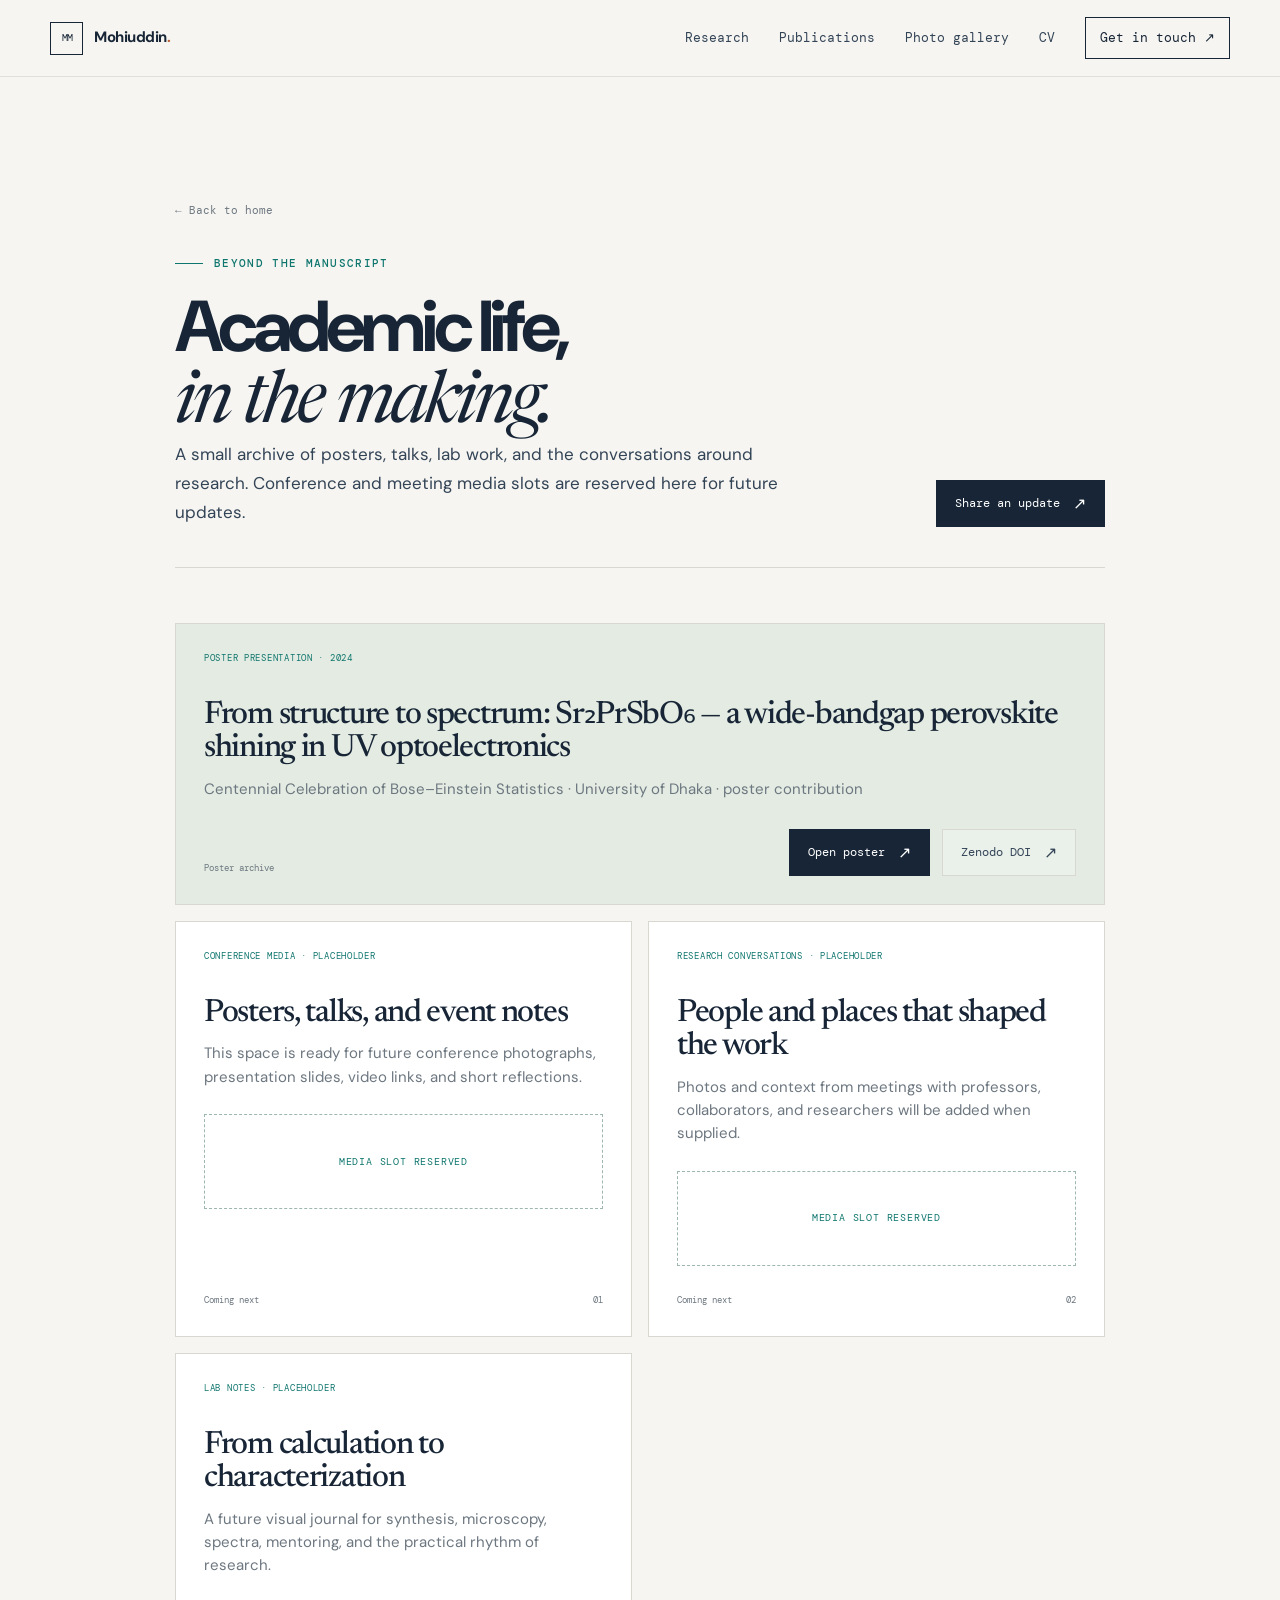
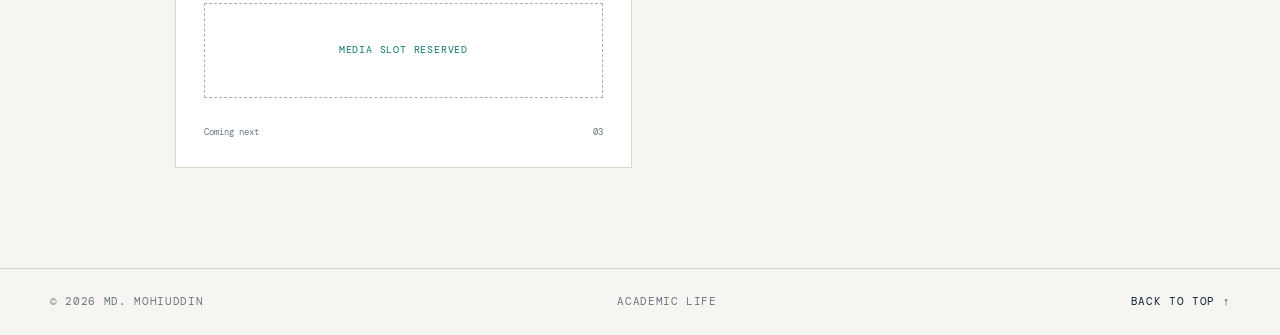
<file: academic-life/index.html>
<!doctype html>
<html lang="en">
<head><meta charset="utf-8"><meta name="viewport" content="width=device-width, initial-scale=1"><meta name="description" content="Academic life, poster presentations, talks, and future conference media for Md. Mohiuddin."><title>Academic Life | Md. Mohiuddin</title><link rel="stylesheet" href="../css/style.css"></head>
<body>
  <header class="site-header"><div class="container nav-wrap"><a class="brand" href="../"><span class="brand-mark">MM</span><span class="brand-name">Mohiuddin<span class="brand-dot">.</span></span></a><button class="menu-toggle" type="button" aria-expanded="false" aria-controls="site-nav"><span></span><span></span><span></span><b class="sr-only">Open navigation</b></button><nav id="site-nav" class="site-nav" aria-label="Primary navigation"><a href="../#research">Research</a><a href="../#publications">Publications</a><a href="../gallery/">Photo gallery</a><a href="../cv/">CV</a><a class="nav-contact" href="../#contact">Get in touch <span>↗</span></a></nav></div></header>
  <main class="subpage-container">
    <a class="back-link" href="../">← Back to home</a>
    <header class="subpage-header life-header"><div><p class="eyebrow"><span class="eyebrow-line"></span>Beyond the manuscript</p><div class="deepdive-content"><h1>Academic life,<br><em>in the making.</em></h1></div><p class="section-lead">A small archive of posters, talks, lab work, and the conversations around research. Conference and meeting media slots are reserved here for future updates.</p></div><a class="button button-dark" href="../#contact">Share an update <span>↗</span></a></header>
    <section class="life-archive">
      <article class="archive-card featured"><p class="archive-label">Poster presentation · 2024</p><h2>From structure to spectrum: Sr₂PrSbO₆ — a wide-bandgap perovskite shining in UV optoelectronics</h2><p>Centennial Celebration of Bose–Einstein Statistics · University of Dhaka · poster contribution</p><div class="archive-bottom"><span>Poster archive</span><div class="button-row" style="margin:0"><a class="button button-dark" href="../assets/papers/poster-sr2prsb06.pdf" target="_blank">Open poster <span>↗</span></a><a class="button button-quiet" href="https://doi.org/10.5281/zenodo.17409885" target="_blank" rel="noreferrer">Zenodo DOI <span>↗</span></a></div></div></article>
      <article class="archive-card"><p class="archive-label">Conference media · placeholder</p><h2>Posters, talks, and event notes</h2><p>This space is ready for future conference photographs, presentation slides, video links, and short reflections.</p><div class="placeholder-media">Media slot reserved</div><div class="archive-bottom"><span>Coming next</span><span>01</span></div></article>
      <article class="archive-card"><p class="archive-label">Research conversations · placeholder</p><h2>People and places that shaped the work</h2><p>Photos and context from meetings with professors, collaborators, and researchers will be added when supplied.</p><div class="placeholder-media">Media slot reserved</div><div class="archive-bottom"><span>Coming next</span><span>02</span></div></article>
      <article class="archive-card"><p class="archive-label">Lab notes · placeholder</p><h2>From calculation to characterization</h2><p>A future visual journal for synthesis, microscopy, spectra, mentoring, and the practical rhythm of research.</p><div class="placeholder-media">Media slot reserved</div><div class="archive-bottom"><span>Coming next</span><span>03</span></div></article>
    </section>
  </main>
  <footer class="site-footer"><div class="container footer-wrap"><span>© 2026 Md. Mohiuddin</span><span>Academic life</span><a href="../#top">Back to top ↑</a></div></footer><script src="../js/site.js"></script>
</body></html>
</file>
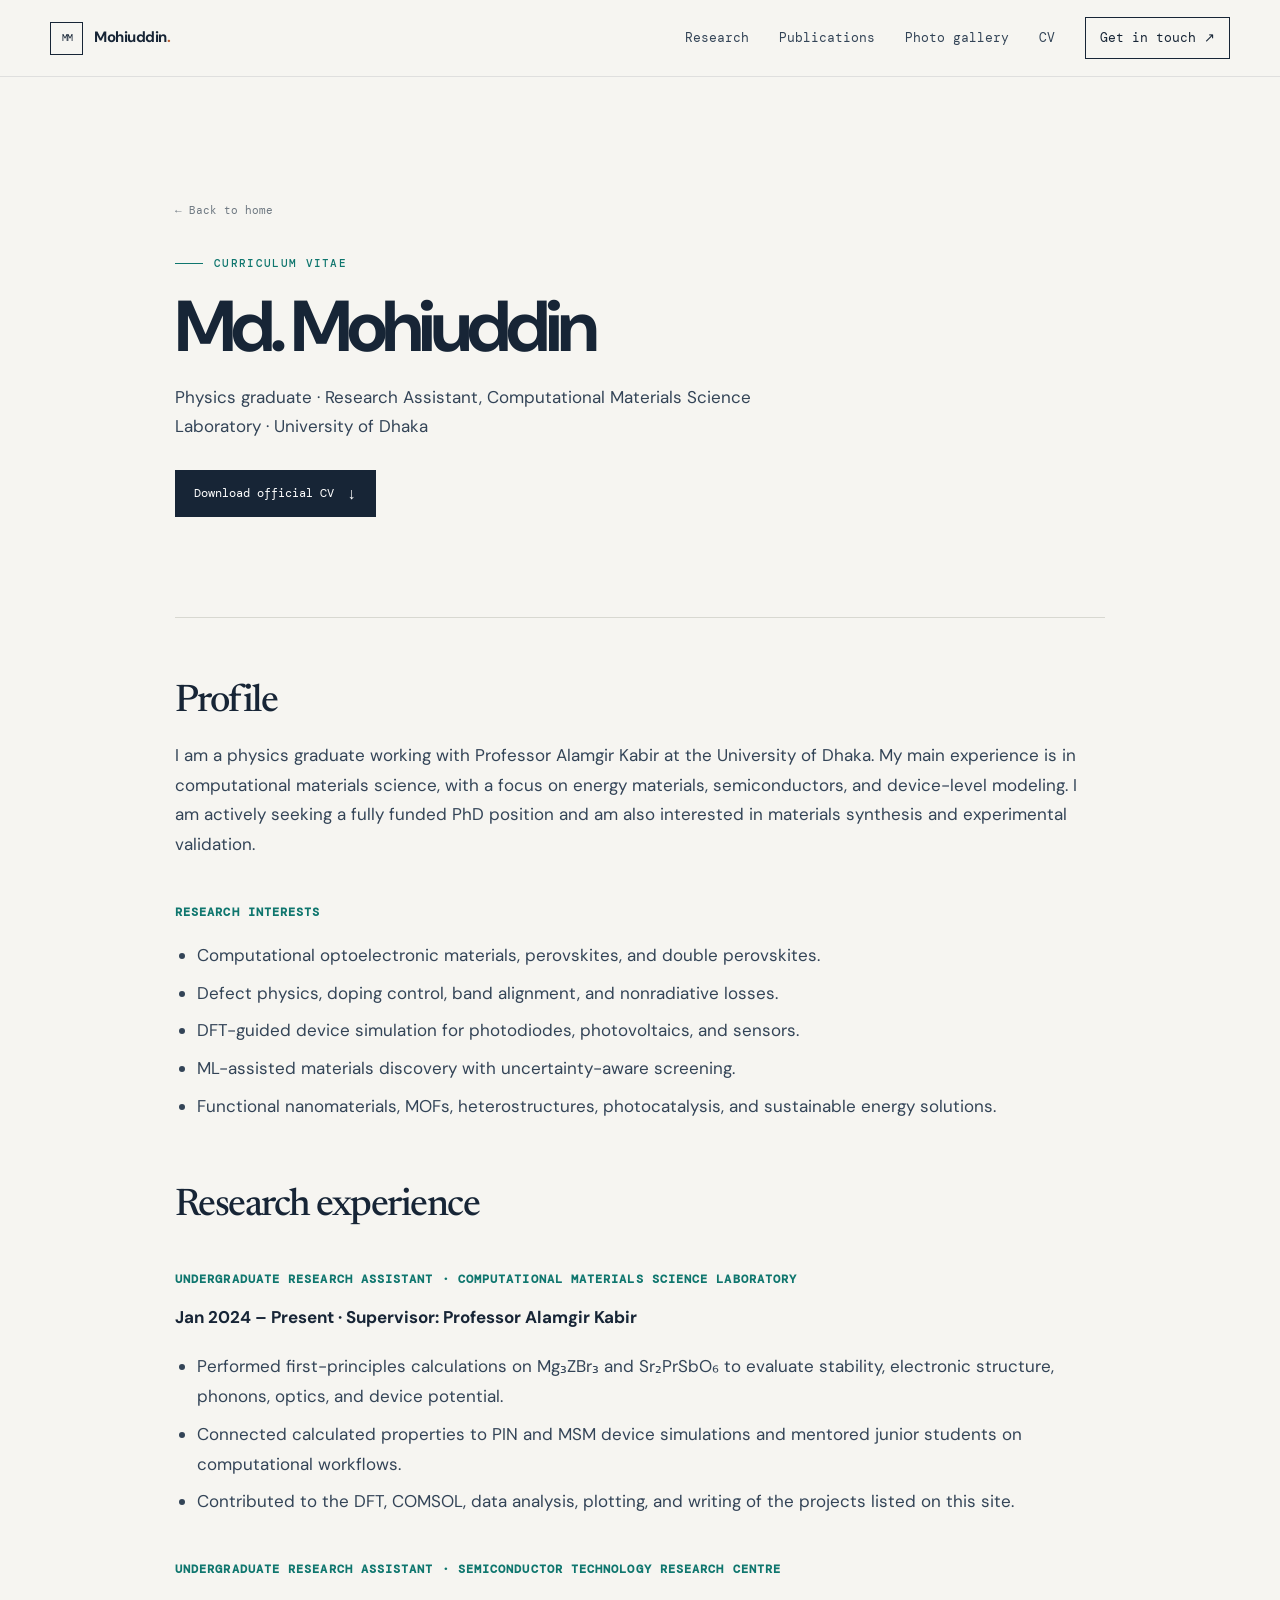
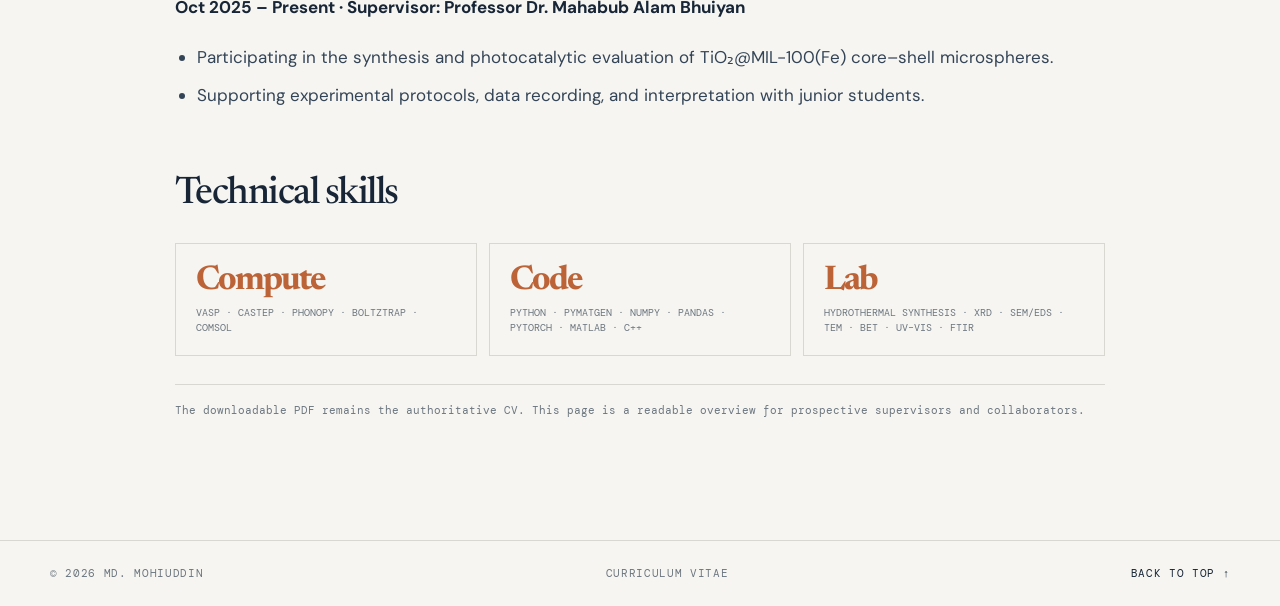
<file: cv/index.html>
<!doctype html>
<html lang="en">
<head><meta charset="utf-8"><meta name="viewport" content="width=device-width, initial-scale=1"><meta name="description" content="Curriculum vitae of Md. Mohiuddin, physics graduate and research assistant at the University of Dhaka."><title>CV | Md. Mohiuddin</title><link rel="stylesheet" href="../css/style.css"></head>
<body>
  <header class="site-header"><div class="container nav-wrap"><a class="brand" href="../"><span class="brand-mark">MM</span><span class="brand-name">Mohiuddin<span class="brand-dot">.</span></span></a><button class="menu-toggle" type="button" aria-expanded="false" aria-controls="site-nav"><span></span><span></span><span></span><b class="sr-only">Open navigation</b></button><nav id="site-nav" class="site-nav" aria-label="Primary navigation"><a href="../#research">Research</a><a href="../#publications">Publications</a><a href="../gallery/">Photo gallery</a><a href="./">CV</a><a class="nav-contact" href="../#contact">Get in touch <span>↗</span></a></nav></div></header>
  <main class="subpage-container">
    <a class="back-link" href="../">← Back to home</a>
    <header class="subpage-header"><p class="eyebrow"><span class="eyebrow-line"></span>Curriculum vitae</p><div class="deepdive-content"><h1>Md. Mohiuddin</h1></div><p class="section-lead">Physics graduate · Research Assistant, Computational Materials Science Laboratory · University of Dhaka</p><div class="paper-actions"><a class="button button-dark" href="../Fall_27_US_CV.pdf" download>Download official CV <span>↓</span></a></div></header>
    <article class="deepdive-content">
      <h2>Profile</h2><p>I am a physics graduate working with Professor Alamgir Kabir at the University of Dhaka. My main experience is in computational materials science, with a focus on energy materials, semiconductors, and device-level modeling. I am actively seeking a fully funded PhD position and am also interested in materials synthesis and experimental validation.</p>
      <h3>Research interests</h3><ul><li>Computational optoelectronic materials, perovskites, and double perovskites.</li><li>Defect physics, doping control, band alignment, and nonradiative losses.</li><li>DFT-guided device simulation for photodiodes, photovoltaics, and sensors.</li><li>ML-assisted materials discovery with uncertainty-aware screening.</li><li>Functional nanomaterials, MOFs, heterostructures, photocatalysis, and sustainable energy solutions.</li></ul>
      <h2>Research experience</h2><h3>Undergraduate Research Assistant · Computational Materials Science Laboratory</h3><p><strong>Jan 2024 – Present · Supervisor: Professor Alamgir Kabir</strong></p><ul><li>Performed first-principles calculations on Mg₃ZBr₃ and Sr₂PrSbO₆ to evaluate stability, electronic structure, phonons, optics, and device potential.</li><li>Connected calculated properties to PIN and MSM device simulations and mentored junior students on computational workflows.</li><li>Contributed to the DFT, COMSOL, data analysis, plotting, and writing of the projects listed on this site.</li></ul><h3>Undergraduate Research Assistant · Semiconductor Technology Research Centre</h3><p><strong>Oct 2025 – Present · Supervisor: Professor Dr. Mahabub Alam Bhuiyan</strong></p><ul><li>Participating in the synthesis and photocatalytic evaluation of TiO₂@MIL-100(Fe) core–shell microspheres.</li><li>Supporting experimental protocols, data recording, and interpretation with junior students.</li></ul>
      <h2>Technical skills</h2><div class="highlight-grid"><div class="highlight"><strong>Compute</strong><span>VASP · CASTEP · Phonopy · BoltzTraP · COMSOL</span></div><div class="highlight"><strong>Code</strong><span>Python · Pymatgen · NumPy · Pandas · PyTorch · MATLAB · C++</span></div><div class="highlight"><strong>Lab</strong><span>Hydrothermal synthesis · XRD · SEM/EDS · TEM · BET · UV–Vis · FTIR</span></div></div>
      <p class="section-note">The downloadable PDF remains the authoritative CV. This page is a readable overview for prospective supervisors and collaborators.</p>
    </article>
  </main>
  <footer class="site-footer"><div class="container footer-wrap"><span>© 2026 Md. Mohiuddin</span><span>Curriculum vitae</span><a href="../#top">Back to top ↑</a></div></footer><script src="../js/site.js"></script>
</body></html>
</file>
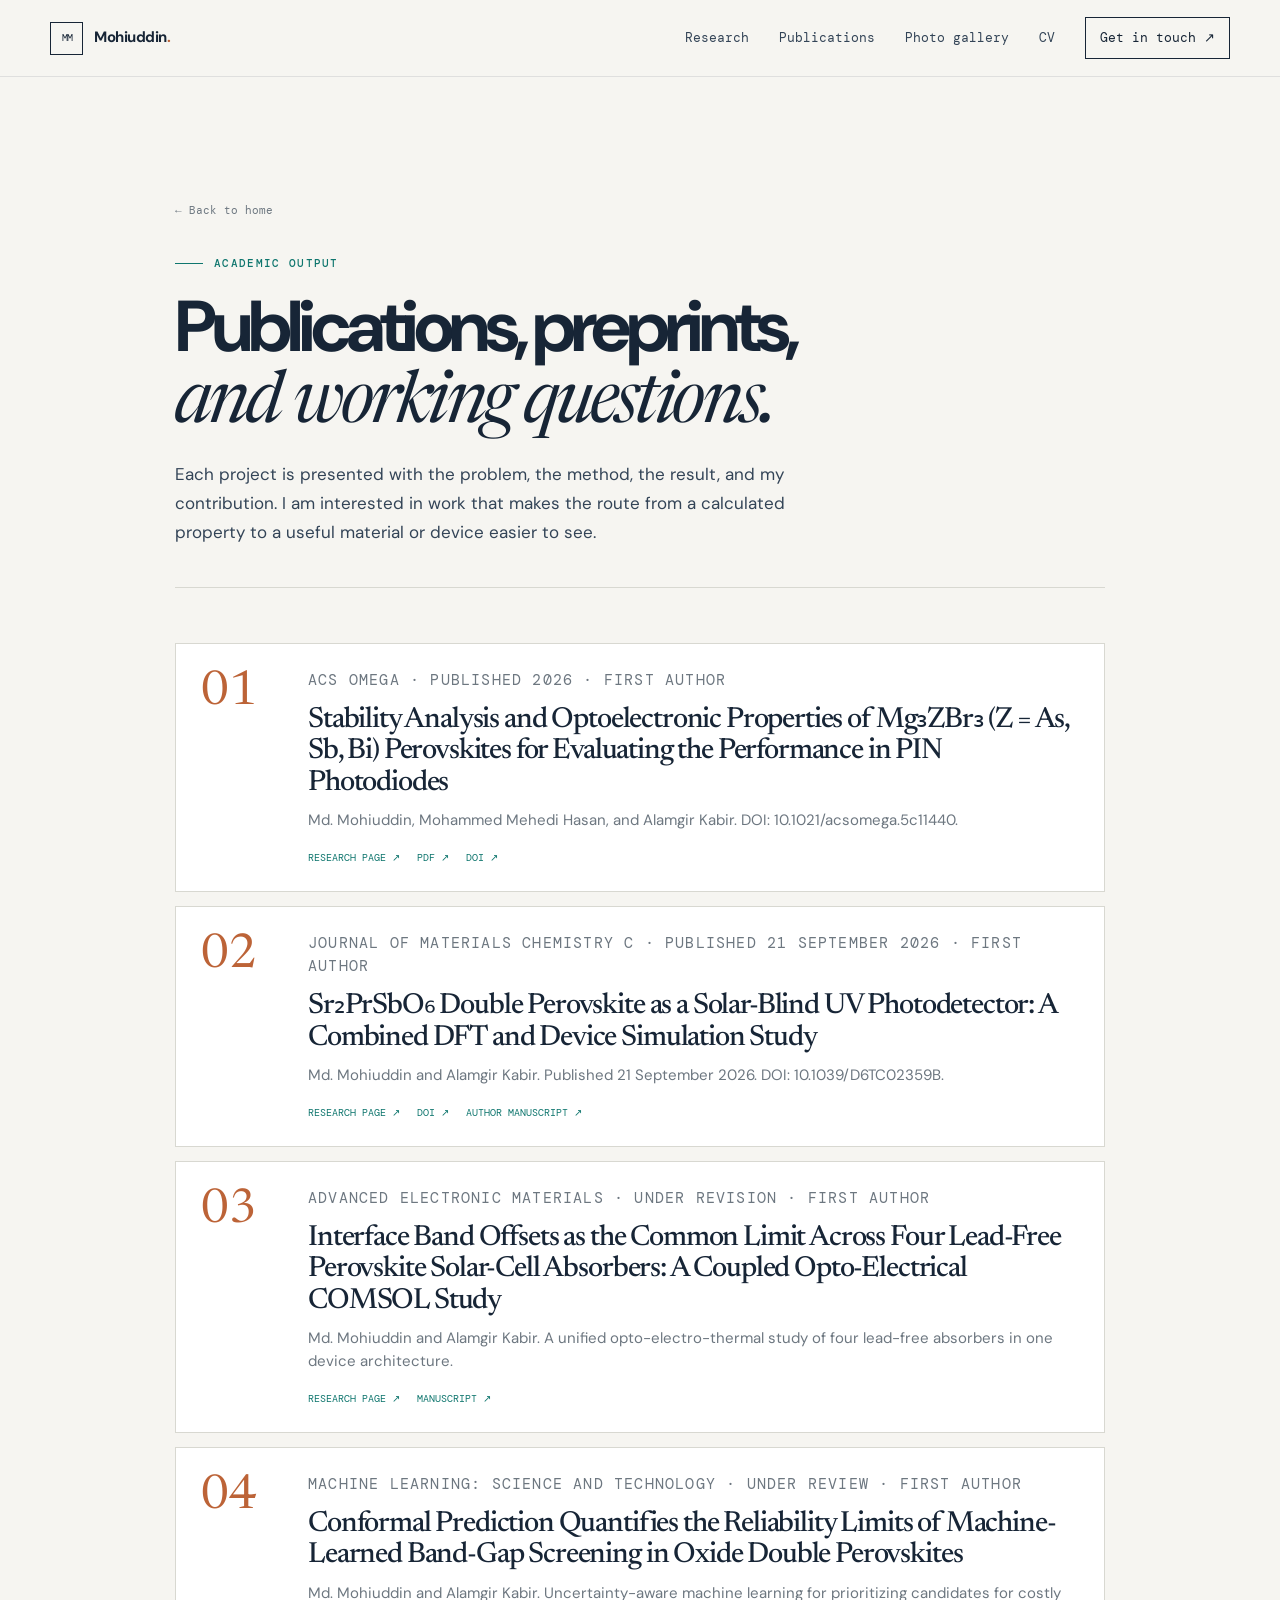
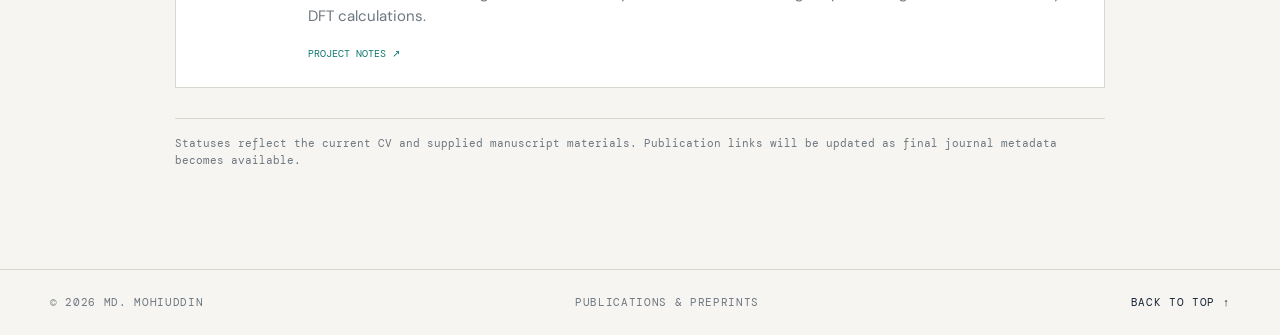
<file: publications/index.html>
<!doctype html>
<html lang="en">
<head><meta charset="utf-8"><meta name="viewport" content="width=device-width, initial-scale=1"><meta name="description" content="Publications and preprints by Md. Mohiuddin in computational materials science and semiconductor devices."><title>Publications | Md. Mohiuddin</title><link rel="stylesheet" href="../css/style.css"></head>
<body>
  <header class="site-header"><div class="container nav-wrap"><a class="brand" href="../"><span class="brand-mark">MM</span><span class="brand-name">Mohiuddin<span class="brand-dot">.</span></span></a><button class="menu-toggle" type="button" aria-expanded="false" aria-controls="site-nav"><span></span><span></span><span></span><b class="sr-only">Open navigation</b></button><nav id="site-nav" class="site-nav" aria-label="Primary navigation"><a href="../#research">Research</a><a href="../#publications">Publications</a><a href="../gallery/">Photo gallery</a><a href="../cv/">CV</a><a class="nav-contact" href="../#contact">Get in touch <span>↗</span></a></nav></div></header>
  <main class="subpage-container">
    <a class="back-link" href="../">← Back to home</a>
    <header class="subpage-header"><p class="eyebrow"><span class="eyebrow-line"></span>Academic output</p><div class="deepdive-content"><h1>Publications, preprints,<br><em>and working questions.</em></h1></div><p class="section-lead">Each project is presented with the problem, the method, the result, and my contribution. I am interested in work that makes the route from a calculated property to a useful material or device easier to see.</p></header>
    <section class="publication-list">
      <article class="publication-row"><div class="row-number">01</div><div><p class="card-kicker">ACS Omega · Published 2026 · First author</p><h2>Stability Analysis and Optoelectronic Properties of Mg₃ZBr₃ (Z = As, Sb, Bi) Perovskites for Evaluating the Performance in PIN Photodiodes</h2><p>Md. Mohiuddin, Mohammed Mehedi Hasan, and Alamgir Kabir. DOI: 10.1021/acsomega.5c11440.</p><div class="row-links"><a href="../research/mg3zbr3/">Research page ↗</a><a href="../assets/papers/mg3-paper.pdf" target="_blank">PDF ↗</a><a href="https://doi.org/10.1021/acsomega.5c11440" target="_blank" rel="noreferrer">DOI ↗</a></div></div></article>
      <article class="publication-row"><div class="row-number">02</div><div><p class="card-kicker">Journal of Materials Chemistry C · Published 21 September 2026 · First author</p><h2>Sr₂PrSbO₆ Double Perovskite as a Solar-Blind UV Photodetector: A Combined DFT and Device Simulation Study</h2><p>Md. Mohiuddin and Alamgir Kabir. Published 21 September 2026. DOI: 10.1039/D6TC02359B.</p><div class="row-links"><a href="../research/sr2prsb06/">Research page ↗</a><a href="https://doi.org/10.1039/D6TC02359B" target="_blank" rel="noreferrer">DOI ↗</a><a href="../assets/papers/sr-paper.pdf" target="_blank">Author manuscript ↗</a></div></div></article>
      <article class="publication-row"><div class="row-number">03</div><div><p class="card-kicker">Advanced Electronic Materials · Under revision · First author</p><h2>Interface Band Offsets as the Common Limit Across Four Lead-Free Perovskite Solar-Cell Absorbers: A Coupled Opto-Electrical COMSOL Study</h2><p>Md. Mohiuddin and Alamgir Kabir. A unified opto-electro-thermal study of four lead-free absorbers in one device architecture.</p><div class="row-links"><a href="../research/interface-band-offsets/">Research page ↗</a><a href="../assets/papers/interface-paper.pdf" target="_blank">Manuscript ↗</a></div></div></article>
      <article class="publication-row"><div class="row-number">04</div><div><p class="card-kicker">Machine Learning: Science and Technology · Under review · First author</p><h2>Conformal Prediction Quantifies the Reliability Limits of Machine-Learned Band-Gap Screening in Oxide Double Perovskites</h2><p>Md. Mohiuddin and Alamgir Kabir. Uncertainty-aware machine learning for prioritizing candidates for costly DFT calculations.</p><div class="row-links"><a href="../research/ml-screening/">Project notes ↗</a></div></div></article>
    </section>
    <p class="section-note" style="margin-top:30px">Statuses reflect the current CV and supplied manuscript materials. Publication links will be updated as final journal metadata becomes available.</p>
  </main>
  <footer class="site-footer"><div class="container footer-wrap"><span>© 2026 Md. Mohiuddin</span><span>Publications &amp; preprints</span><a href="../#top">Back to top ↑</a></div></footer><script src="../js/site.js"></script>
</body></html>
</file>
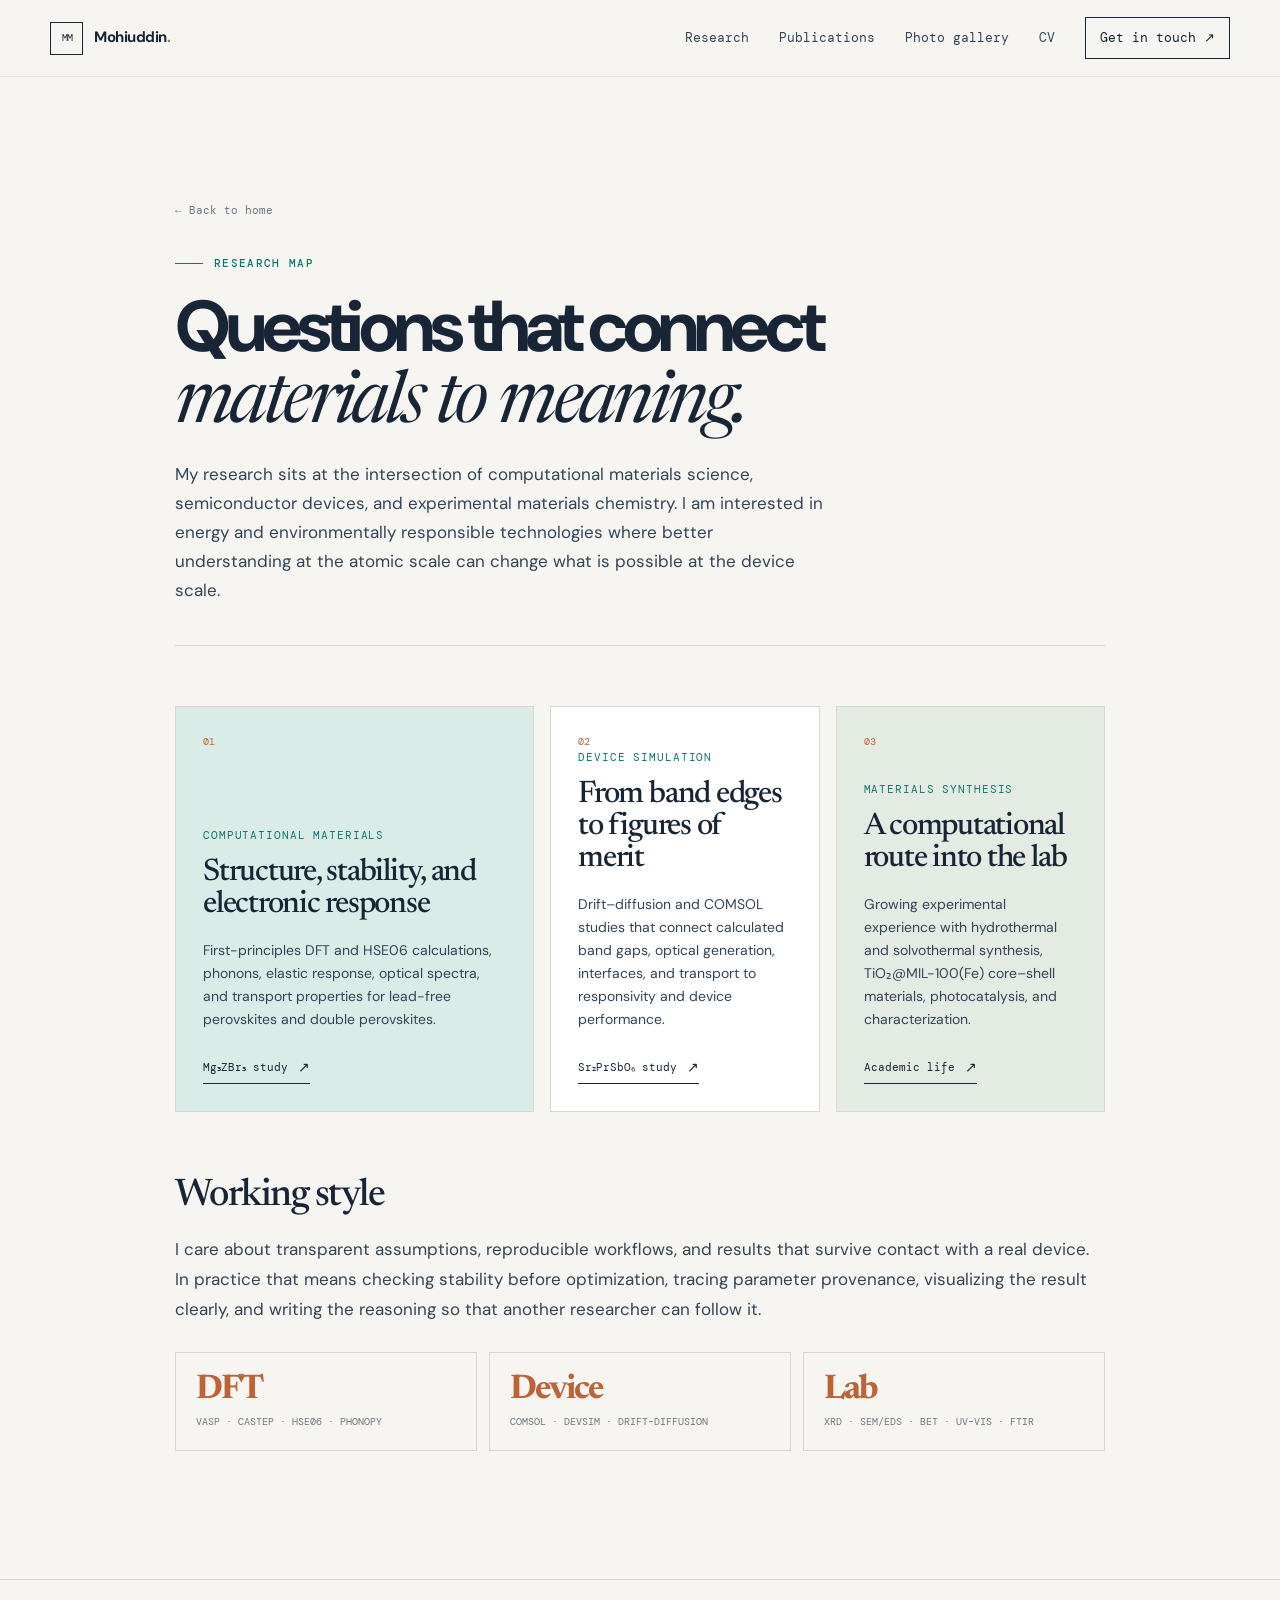
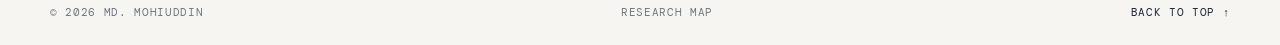
<file: research/index.html>
<!doctype html>
<html lang="en">
<head><meta charset="utf-8"><meta name="viewport" content="width=device-width, initial-scale=1"><meta name="description" content="Research themes and projects by Md. Mohiuddin in computational materials science, device modeling, and materials synthesis."><title>Research | Md. Mohiuddin</title><link rel="stylesheet" href="../css/style.css"></head>
<body>
  <header class="site-header"><div class="container nav-wrap"><a class="brand" href="../"><span class="brand-mark">MM</span><span class="brand-name">Mohiuddin<span class="brand-dot">.</span></span></a><button class="menu-toggle" type="button" aria-expanded="false" aria-controls="site-nav"><span></span><span></span><span></span><b class="sr-only">Open navigation</b></button><nav id="site-nav" class="site-nav" aria-label="Primary navigation"><a href="../#research">Research</a><a href="../#publications">Publications</a><a href="../gallery/">Photo gallery</a><a href="../cv/">CV</a><a class="nav-contact" href="../#contact">Get in touch <span>↗</span></a></nav></div></header>
  <main class="subpage-container">
    <a class="back-link" href="../">← Back to home</a>
    <header class="subpage-header"><p class="eyebrow"><span class="eyebrow-line"></span>Research map</p><div class="deepdive-content"><h1>Questions that connect<br><em>materials to meaning.</em></h1></div><p class="section-lead">My research sits at the intersection of computational materials science, semiconductor devices, and experimental materials chemistry. I am interested in energy and environmentally responsible technologies where better understanding at the atomic scale can change what is possible at the device scale.</p></header>
    <section class="focus-grid">
      <article class="focus-card focus-card-wide"><span class="focus-index">01</span><div><p class="card-kicker">Computational materials</p><h3>Structure, stability, and electronic response</h3><p>First-principles DFT and HSE06 calculations, phonons, elastic response, optical spectra, and transport properties for lead-free perovskites and double perovskites.</p><a class="text-link" href="mg3zbr3/">Mg₃ZBr₃ study <span>↗</span></a></div></article>
      <article class="focus-card"><span class="focus-index">02</span><div><p class="card-kicker">Device simulation</p><h3>From band edges to figures of merit</h3><p>Drift–diffusion and COMSOL studies that connect calculated band gaps, optical generation, interfaces, and transport to responsivity and device performance.</p><a class="text-link" href="sr2prsb06/">Sr₂PrSbO₆ study <span>↗</span></a></div></article>
      <article class="focus-card focus-card-sage"><span class="focus-index">03</span><div><p class="card-kicker">Materials synthesis</p><h3>A computational route into the lab</h3><p>Growing experimental experience with hydrothermal and solvothermal synthesis, TiO₂@MIL-100(Fe) core–shell materials, photocatalysis, and characterization.</p><a class="text-link" href="../academic-life/">Academic life <span>↗</span></a></div></article>
    </section>
    <section class="deepdive-content"><h2>Working style</h2><p>I care about transparent assumptions, reproducible workflows, and results that survive contact with a real device. In practice that means checking stability before optimization, tracing parameter provenance, visualizing the result clearly, and writing the reasoning so that another researcher can follow it.</p><div class="highlight-grid"><div class="highlight"><strong>DFT</strong><span>VASP · CASTEP · HSE06 · Phonopy</span></div><div class="highlight"><strong>Device</strong><span>COMSOL · DEVSIM · drift–diffusion</span></div><div class="highlight"><strong>Lab</strong><span>XRD · SEM/EDS · BET · UV–Vis · FTIR</span></div></div></section>
  </main>
  <footer class="site-footer"><div class="container footer-wrap"><span>© 2026 Md. Mohiuddin</span><span>Research map</span><a href="../#top">Back to top ↑</a></div></footer><script src="../js/site.js"></script>
</body></html>
</file>
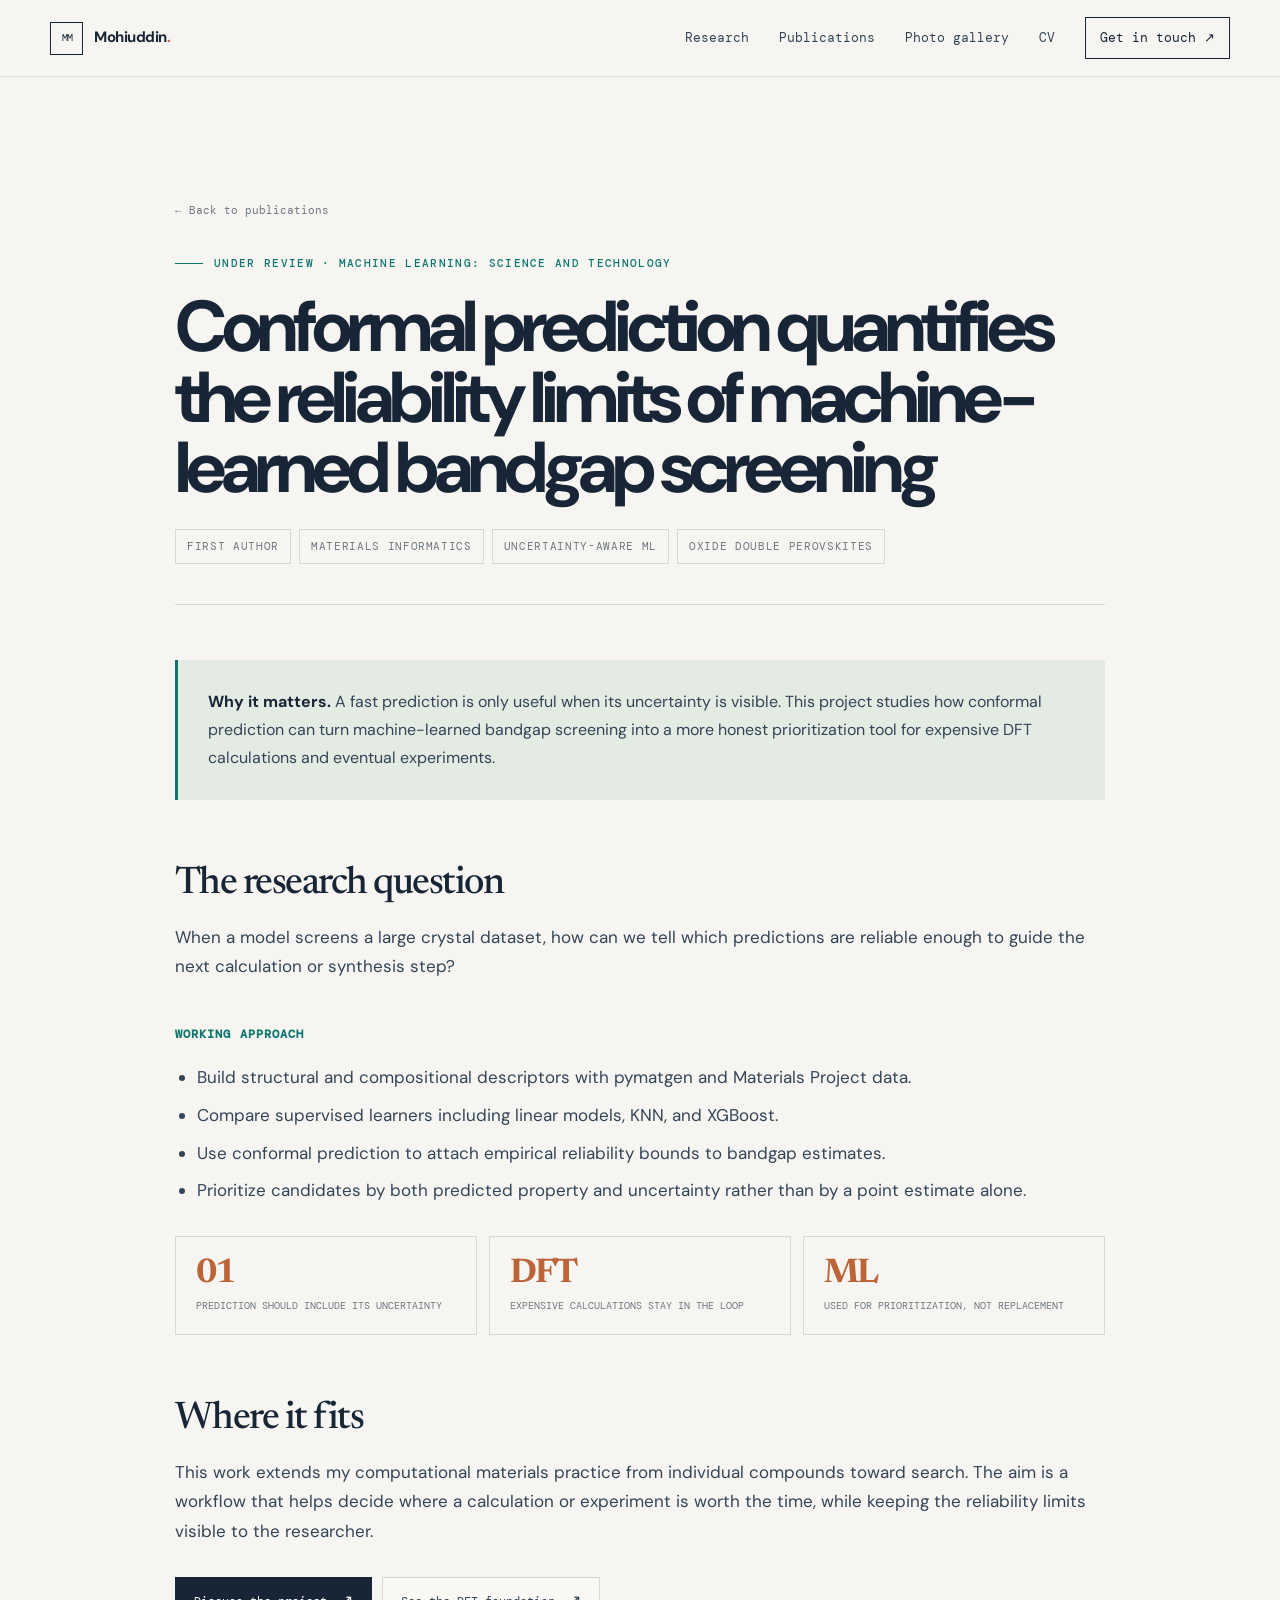
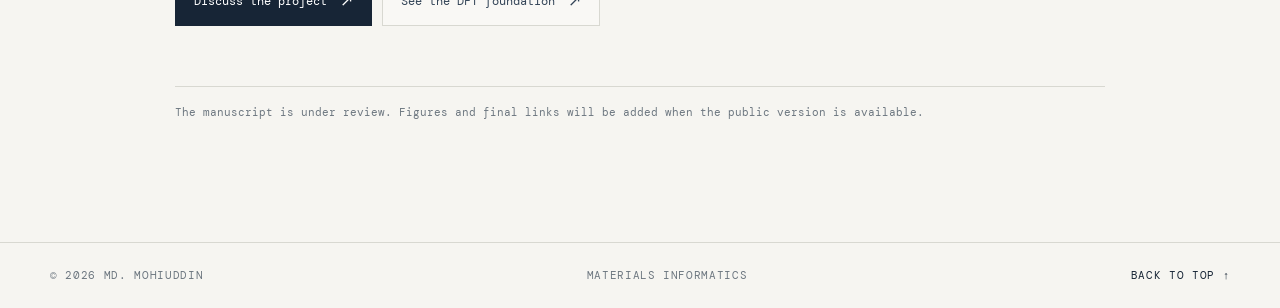
<file: research/machine-learning/index.html>
<!doctype html>
<html lang="en"><head><meta charset="utf-8"><meta http-equiv="refresh" content="0;url=../ml-screening/"><link rel="canonical" href="../ml-screening/"><title>Redirecting…</title></head><body><p>Redirecting to <a href="../ml-screening/">the updated research page</a>.</p></body></html>
</file>
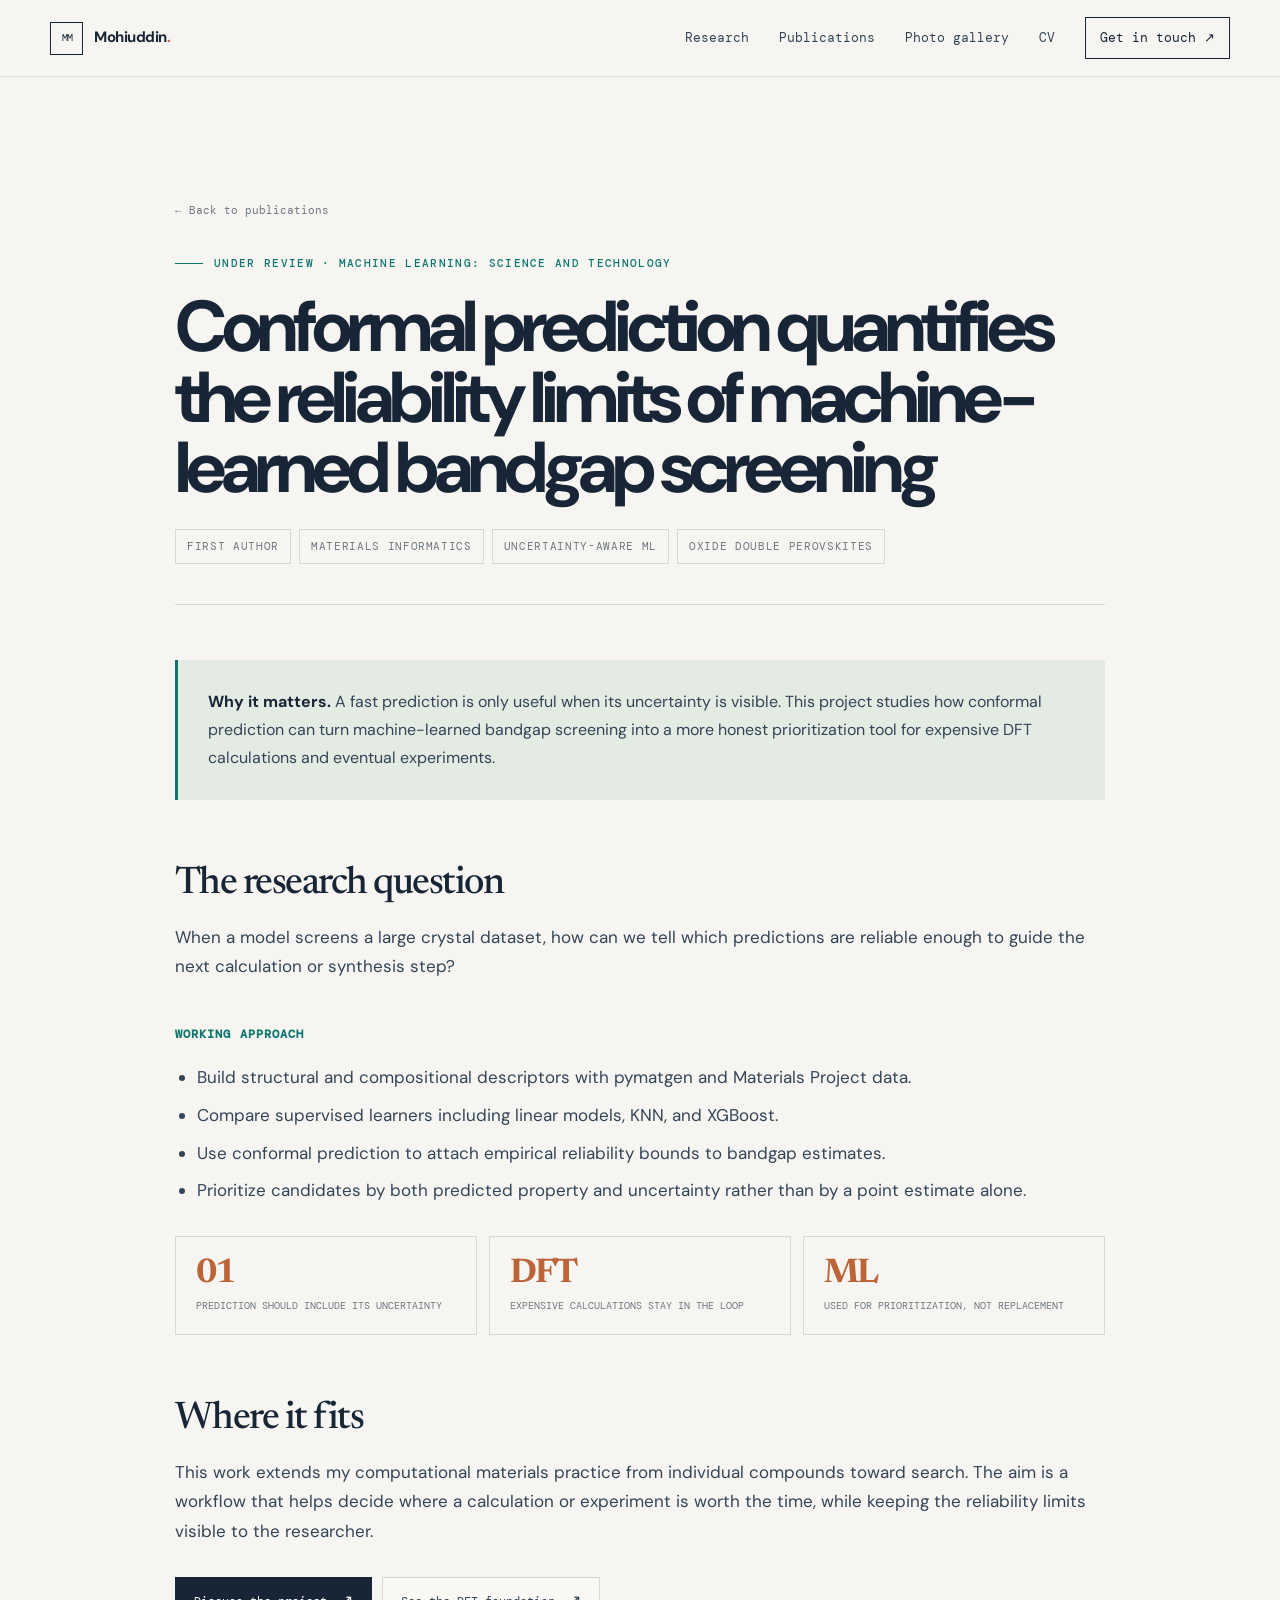
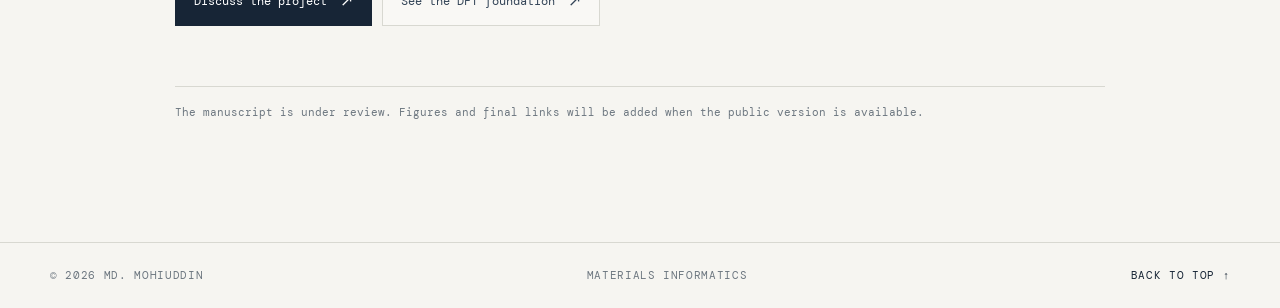
<file: research/ml-screening/index.html>
<!doctype html>
<html lang="en">
<head><meta charset="utf-8"><meta name="viewport" content="width=device-width, initial-scale=1"><meta name="description" content="Research notes on conformal prediction and machine-learning-assisted bandgap screening in oxide double perovskites."><title>Reliable Bandgap Screening | Md. Mohiuddin</title><link rel="stylesheet" href="../../css/style.css"></head>
<body>
  <header class="site-header"><div class="container nav-wrap"><a class="brand" href="../../"><span class="brand-mark">MM</span><span class="brand-name">Mohiuddin<span class="brand-dot">.</span></span></a><button class="menu-toggle" type="button" aria-expanded="false" aria-controls="site-nav"><span></span><span></span><span></span><b class="sr-only">Open navigation</b></button><nav id="site-nav" class="site-nav" aria-label="Primary navigation"><a href="../../#research">Research</a><a href="../../#publications">Publications</a><a href="../../gallery/">Photo gallery</a><a href="../../cv/">CV</a><a class="nav-contact" href="../../#contact">Get in touch <span>↗</span></a></nav></div></header>
  <main class="subpage-container">
    <a class="back-link" href="../../#publications">← Back to publications</a>
    <header class="subpage-header"><p class="eyebrow"><span class="eyebrow-line"></span>Under review · Machine Learning: Science and Technology</p><div class="deepdive-content"><h1>Conformal prediction quantifies the reliability limits of machine-learned bandgap screening</h1></div><div class="paper-meta"><span>First author</span><span>Materials informatics</span><span>Uncertainty-aware ML</span><span>Oxide double perovskites</span></div></header>
    <article class="deepdive-content">
      <div class="paper-abstract"><p><strong>Why it matters.</strong> A fast prediction is only useful when its uncertainty is visible. This project studies how conformal prediction can turn machine-learned bandgap screening into a more honest prioritization tool for expensive DFT calculations and eventual experiments.</p></div>
      <h2>The research question</h2><p>When a model screens a large crystal dataset, how can we tell which predictions are reliable enough to guide the next calculation or synthesis step?</p>
      <h3>Working approach</h3><ul><li>Build structural and compositional descriptors with pymatgen and Materials Project data.</li><li>Compare supervised learners including linear models, KNN, and XGBoost.</li><li>Use conformal prediction to attach empirical reliability bounds to bandgap estimates.</li><li>Prioritize candidates by both predicted property and uncertainty rather than by a point estimate alone.</li></ul>
      <div class="highlight-grid"><div class="highlight"><strong>01</strong><span>prediction should include its uncertainty</span></div><div class="highlight"><strong>DFT</strong><span>expensive calculations stay in the loop</span></div><div class="highlight"><strong>ML</strong><span>used for prioritization, not replacement</span></div></div>
      <h2>Where it fits</h2><p>This work extends my computational materials practice from individual compounds toward search. The aim is a workflow that helps decide where a calculation or experiment is worth the time, while keeping the reliability limits visible to the researcher.</p><div class="paper-actions"><a class="button button-dark" href="../../#contact">Discuss the project <span>↗</span></a><a class="button button-quiet" href="../../assets/papers/mg3-paper.pdf" target="_blank">See the DFT foundation <span>↗</span></a></div><p class="section-note">The manuscript is under review. Figures and final links will be added when the public version is available.</p>
    </article>
  </main>
  <footer class="site-footer"><div class="container footer-wrap"><span>© 2026 Md. Mohiuddin</span><span>Materials informatics</span><a href="../../#top">Back to top ↑</a></div></footer><script src="../../js/site.js"></script>
</body></html>
</file>
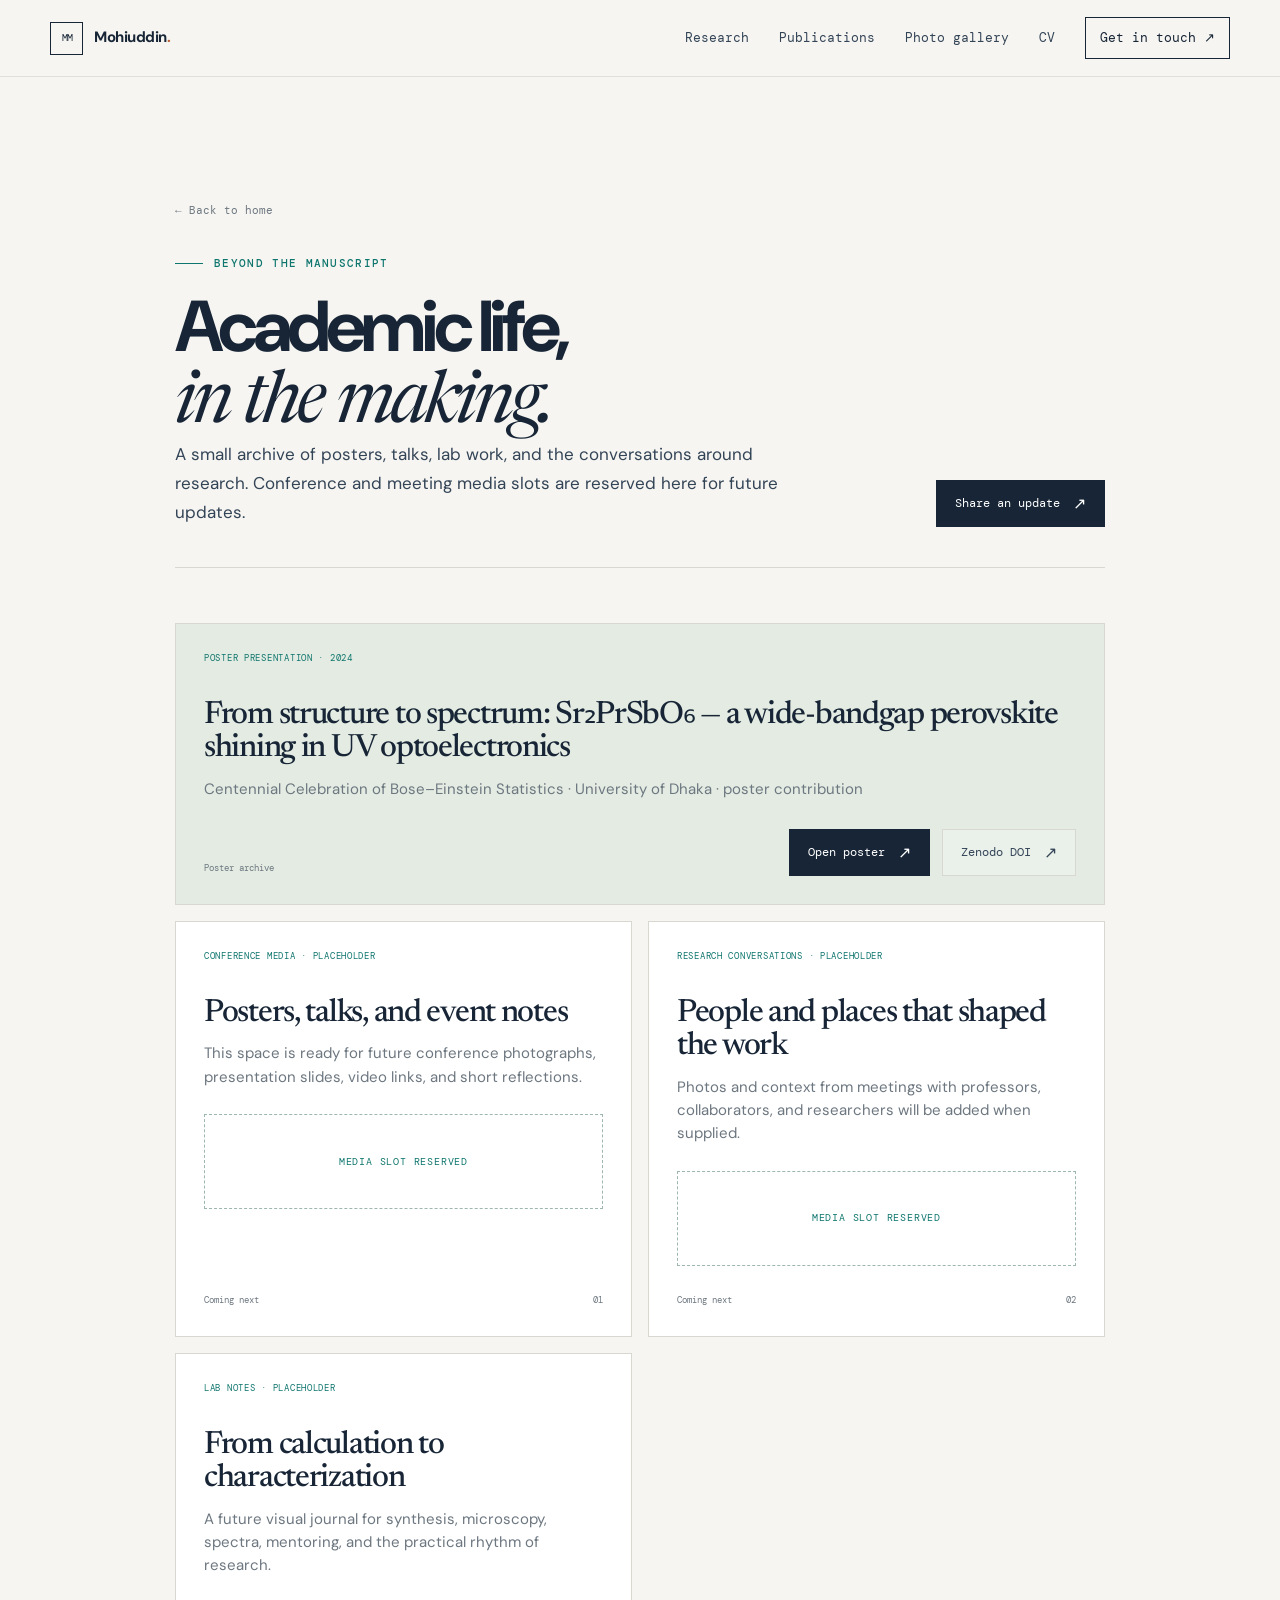
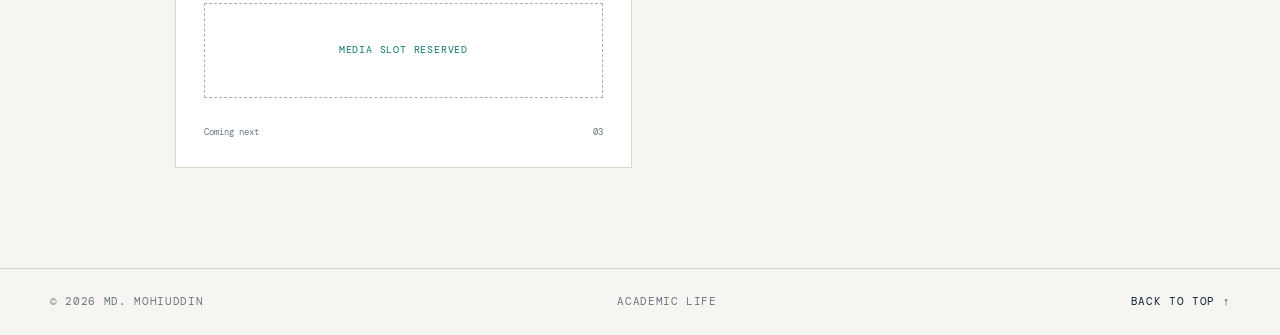
<file: research/mof-synthesis/index.html>
<!doctype html>
<html lang="en"><head><meta charset="utf-8"><meta http-equiv="refresh" content="0;url=../../academic-life/"><link rel="canonical" href="../../academic-life/"><title>Redirecting…</title></head><body><p>Redirecting to <a href="../../academic-life/">the updated research page</a>.</p></body></html>
</file>
<file: css/style.css>
@import url('https://fonts.googleapis.com/css2?family=DM+Mono:wght@400;500&family=DM+Sans:wght@400;500;600;700&family=Newsreader:opsz,wght@6..72,400;6..72,500;6..72,600&display=swap');

:root{--ink:#172536;--ink-soft:#334457;--paper:#f6f5f1;--white:#fff;--sand:#eee9de;--sage:#e3ebe2;--line:#d8d8d1;--muted:#6d7780;--teal:#0f766e;--teal-soft:#d9ece8;--orange:#bc6337;--blue:#5179a9;--serif:'Newsreader',Georgia,serif;--sans:'DM Sans',Arial,sans-serif;--mono:'DM Mono',monospace;--max:1180px;--ease:cubic-bezier(.2,.8,.2,1)}
*{box-sizing:border-box;margin:0;padding:0}html{scroll-behavior:smooth;background:var(--paper)}body{font-family:var(--sans);color:var(--ink);line-height:1.55;background:var(--paper);overflow-x:hidden}img{display:block;max-width:100%}a{color:inherit}button{font:inherit}.container{width:min(var(--max),calc(100% - 56px));margin-inline:auto}.sr-only{position:absolute;width:1px;height:1px;padding:0;margin:-1px;overflow:hidden;clip:rect(0,0,0,0);white-space:nowrap;border:0}.site-noise{position:fixed;inset:0;pointer-events:none;opacity:.024;z-index:10;background-image:url("data:image/svg+xml,%3Csvg viewBox='0 0 160 160' xmlns='http://www.w3.org/2000/svg'%3E%3Cfilter id='n'%3E%3CfeTurbulence type='fractalNoise' baseFrequency='.85' numOctaves='2' stitchTiles='stitch'/%3E%3C/filter%3E%3Crect width='100%25' height='100%25' filter='url(%23n)' opacity='.24'/%3E%3C/svg%3E")}
.site-header{position:sticky;top:0;z-index:20;background:rgba(246,245,241,.88);backdrop-filter:blur(16px);border-bottom:1px solid rgba(23,37,54,.1)}.nav-wrap{height:76px;display:flex;align-items:center;justify-content:space-between}.brand{display:inline-flex;align-items:center;gap:11px;text-decoration:none}.brand-mark{display:grid;place-items:center;width:33px;height:33px;border:1px solid var(--ink);font-family:var(--mono);font-size:10px;letter-spacing:-1px}.brand-name{font-size:15px;font-weight:700;letter-spacing:-.03em}.brand-dot{color:var(--orange)}.site-nav{display:flex;align-items:center;gap:30px;font-family:var(--mono);font-size:11px;color:var(--ink-soft)}.site-nav a{text-decoration:none;transition:color .2s ease}.site-nav a:hover{color:var(--teal)}.site-nav .nav-contact{padding:10px 14px;border:1px solid var(--ink);color:var(--ink);background:transparent}.site-nav .nav-contact:hover{background:var(--ink);color:var(--white)}.menu-toggle{display:none;background:none;border:0;width:35px;height:35px;cursor:pointer}.menu-toggle span{display:block;width:20px;height:1px;background:var(--ink);margin:5px auto}
.section-pad{padding:120px 0}.hero{padding-top:92px;padding-bottom:90px;min-height:calc(100vh - 76px);display:flex;align-items:center;background:radial-gradient(circle at 75% 20%,rgba(15,118,110,.09),transparent 31%),var(--paper)}.hero-grid{display:grid;grid-template-columns:minmax(0,1.08fr) minmax(340px,.75fr);gap:100px;align-items:center}.eyebrow{display:flex;align-items:center;gap:11px;font-family:var(--mono);font-size:10px;letter-spacing:.12em;text-transform:uppercase;color:var(--teal);font-weight:500}.eyebrow-line{display:inline-block;width:28px;height:1px;background:currentColor}.hero h1{font-size:clamp(52px,6.5vw,92px);line-height:.96;letter-spacing:-.065em;font-weight:600;margin:23px 0 28px;max-width:730px}.hero h1 em,.section-intro h2 em,.section-heading h2 em,.result-copy h2 em,.life-copy h2 em,.contact-card h2 em,.deepdive-content h1 em{font-family:var(--serif);font-weight:400;letter-spacing:-.05em}.hero-lead{font-size:18px;line-height:1.7;color:var(--ink-soft);max-width:610px}.availability{display:flex;align-items:center;gap:9px;margin-top:23px;font-family:var(--mono);font-size:11px;color:var(--teal);max-width:600px}.status-dot{width:7px;height:7px;border-radius:50%;background:var(--teal);box-shadow:0 0 0 5px var(--teal-soft);margin-left:4px}.button-row{display:flex;gap:12px;align-items:center;flex-wrap:wrap;margin-top:35px}.button{display:inline-flex;align-items:center;justify-content:center;gap:13px;padding:13px 18px;border:1px solid transparent;text-decoration:none;font-family:var(--mono);font-size:11px;transition:all .25s var(--ease);cursor:pointer}.button span{font-size:16px;line-height:0}.button-dark{background:var(--ink);color:var(--white);border-color:var(--ink)}.button-dark:hover{background:var(--teal);border-color:var(--teal);transform:translateY(-2px)}.button-quiet{border-color:var(--line);color:var(--ink-soft);background:rgba(255,255,255,.25)}.button-quiet:hover{border-color:var(--ink);transform:translateY(-2px)}.button-outline-light{border-color:rgba(255,255,255,.45);color:#fff}.button-outline-light:hover{background:#fff;color:var(--ink)}.hero-footnote{margin-top:54px;display:flex;align-items:center;gap:12px;font-family:var(--mono);font-size:10px;color:var(--muted);max-width:550px}.hero-footnote>span:first-child{color:var(--orange)}.rule{height:1px;width:48px;background:var(--line)}.hero-visual{position:relative;max-width:410px;justify-self:end}.portrait-frame{position:relative;padding:16px 16px 0;background:var(--sand);transform:rotate(2deg);box-shadow:24px 24px 0 rgba(188,99,55,.12)}.portrait-frame img{width:100%;aspect-ratio:4/5;object-fit:cover;object-position:50% 25%;filter:saturate(.78);mix-blend-mode:multiply}.portrait-kicker{position:absolute;top:0;left:0;right:0;height:43px;padding:13px 16px;display:flex;justify-content:space-between;align-items:center;font-family:var(--mono);font-size:10px;color:var(--ink-soft)}.portrait-caption{display:flex;justify-content:space-between;align-items:baseline;gap:15px;padding:18px 2px 19px;color:var(--ink)}.portrait-caption strong{font-family:var(--serif);font-weight:500;font-size:25px;letter-spacing:-.04em}.portrait-caption span{font-family:var(--mono);font-size:9px;color:var(--muted);text-transform:uppercase;letter-spacing:.08em}.hero-stamp{position:absolute;right:-42px;bottom:26px;display:flex;flex-direction:column;gap:5px;padding:13px 11px;border:1px solid var(--ink);background:var(--paper);font-family:var(--mono);font-size:9px;line-height:1.2;transform:rotate(-7deg)}
.proof-strip{border-top:1px solid var(--line);border-bottom:1px solid var(--line);background:#f0efe9}.proof-grid{display:grid;grid-template-columns:repeat(4,1fr)}.proof-item{min-height:116px;padding:25px 18px;display:flex;align-items:center;gap:16px;border-right:1px solid var(--line)}.proof-item:first-child{border-left:1px solid var(--line)}.proof-item strong{font-family:var(--serif);font-size:37px;font-weight:500;letter-spacing:-.06em;color:var(--orange)}.proof-item span{font-family:var(--mono);font-size:10px;line-height:1.55;text-transform:uppercase;letter-spacing:.04em;color:var(--muted)}
.section-paper{background:var(--paper)}.section-intro{display:grid;grid-template-columns:.44fr 1fr;gap:40px;align-items:start}.section-intro h2,.section-heading h2,.result-copy h2,.life-copy h2,.contact-card h2{font-size:clamp(39px,4.7vw,64px);line-height:.98;letter-spacing:-.065em;font-weight:600;margin-bottom:26px}.section-lead{font-size:17px;line-height:1.7;color:var(--ink-soft);max-width:650px}.focus-grid{display:grid;grid-template-columns:1.2fr .9fr .9fr;gap:16px;margin-top:60px}.focus-card{position:relative;min-height:360px;padding:27px;background:var(--white);border:1px solid var(--line);display:flex;flex-direction:column;justify-content:space-between;overflow:hidden;transition:transform .3s var(--ease),box-shadow .3s ease}.focus-card:hover,.publication-card:hover,.life-card:hover{transform:translateY(-5px);box-shadow:0 18px 40px rgba(23,37,54,.08)}.focus-card-wide{background:var(--teal-soft);grid-column:span 1}.focus-card-sage{background:var(--sage)}.focus-index{font-family:var(--mono);font-size:10px;color:var(--orange)}.card-kicker{font-family:var(--mono);font-size:10px;letter-spacing:.08em;text-transform:uppercase;color:var(--teal);margin-bottom:13px}.focus-card h3{font-family:var(--serif);font-size:31px;line-height:1.03;letter-spacing:-.04em;font-weight:500;max-width:410px;margin-bottom:18px}.focus-card p:not(.card-kicker){font-size:14px;line-height:1.65;color:var(--ink-soft);max-width:410px}.text-link{display:inline-flex;align-items:center;gap:10px;width:max-content;margin-top:25px;font-family:var(--mono);font-size:10px;color:var(--ink);text-decoration:none;border-bottom:1px solid var(--ink);padding-bottom:5px}.text-link span{font-size:14px}.text-link:hover{color:var(--teal);border-color:var(--teal)}.focus-orbit{position:absolute;right:-15px;bottom:-20px;width:170px;height:170px;border:1px solid rgba(15,118,110,.35);border-radius:50%;font-family:var(--mono);font-size:10px;color:var(--teal)}.focus-orbit:before,.focus-orbit:after{content:'';position:absolute;inset:22px;border:1px dashed rgba(15,118,110,.4);border-radius:50%}.focus-orbit:after{inset:50px}.focus-orbit span{position:absolute}.focus-orbit span:nth-child(1){top:25px;left:16px}.focus-orbit span:nth-child(2){right:12px;top:74px}.focus-orbit span:nth-child(3){bottom:23px;left:28px}
.section-ink{background:var(--ink);color:#f5f4ef}.eyebrow-light{color:#9ed6cb}.section-heading{display:flex;align-items:end;justify-content:space-between;gap:30px}.publication-grid{display:grid;grid-template-columns:1.15fr .85fr;gap:17px;margin-top:60px}.publication-card{background:#24374b;border:1px solid rgba(255,255,255,.14);transition:transform .3s var(--ease),box-shadow .3s ease;overflow:hidden;display:flex;flex-direction:column}.publication-card-featured{grid-row:span 2}.pub-image{position:relative;background:#e8ece7;min-height:220px;display:flex;align-items:center;justify-content:center;overflow:hidden}.pub-image img{width:100%;height:100%;object-fit:cover;max-height:310px}.pub-image-tall img{object-position:center 57%}.pub-status{position:absolute;top:14px;right:14px;padding:7px 9px;color:var(--ink);background:#c9e9df;border:1px solid rgba(23,37,54,.16);font-family:var(--mono);font-size:9px;text-transform:uppercase;letter-spacing:.06em}.pub-status-blue{background:#d5e3f2}.pub-status-amber{background:#f0dcc6}.pub-body{padding:25px 26px 27px;display:flex;flex-direction:column;flex:1}.section-ink .card-kicker{color:#9ed6cb}.publication-card h3{font-family:var(--serif);font-size:30px;line-height:1.08;letter-spacing:-.04em;font-weight:500;color:#fff;margin-bottom:14px}.publication-card:not(.publication-card-featured) h3{font-size:25px}.publication-card p:not(.card-kicker){font-size:13px;line-height:1.65;color:#b5c3ce}.pub-meta{display:flex;align-items:center;justify-content:space-between;gap:18px;margin-top:auto;padding-top:22px;font-family:var(--mono);font-size:9px;color:#9eabb8;text-transform:uppercase;letter-spacing:.06em}.pub-meta a{color:#d8f0e9;text-decoration:none}.pub-meta a span{font-size:13px}.publication-card-compact{grid-column:span 1;display:grid;grid-template-columns:90px 1fr;align-items:stretch;background:#1d3044}.publication-card-compact .pub-number{font-family:var(--serif);font-size:65px;color:rgba(216,240,233,.7);display:grid;place-items:center;border-right:1px solid rgba(255,255,255,.1)}.publication-card-compact .pub-body{padding:25px}.publication-card-compact h3{font-size:23px}.publication-card-compact .pub-meta{padding-top:12px}
.result-section{border-bottom:1px solid var(--line)}.result-grid{display:grid;grid-template-columns:.85fr 1.15fr;gap:85px;align-items:center}.result-copy h2{margin-top:22px}.metric-grid{display:grid;grid-template-columns:repeat(3,1fr);gap:15px;margin:38px 0 5px;padding-top:23px;border-top:1px solid var(--line)}.metric-grid strong{display:block;font-family:var(--serif);font-size:35px;line-height:1;color:var(--teal);letter-spacing:-.06em}.metric-grid span{display:block;margin-top:8px;font-family:var(--mono);font-size:9px;line-height:1.45;text-transform:uppercase;color:var(--muted)}.result-figure{margin:0;background:#ebf1eb;border:1px solid var(--line);padding:25px 25px 20px}.image-button{position:relative;border:0;background:transparent;display:block;width:100%;cursor:zoom-in}.image-button img{width:100%;height:auto}.zoom-label{position:absolute;right:10px;bottom:10px;padding:7px 9px;background:rgba(246,245,241,.9);font-family:var(--mono);font-size:9px;color:var(--ink)}.result-figure figcaption{font-family:var(--mono);font-size:9px;line-height:1.5;color:var(--muted);margin-top:16px}.result-figure figcaption span{color:var(--teal)}
.section-sand{background:var(--sand)}.life-grid{display:grid;grid-template-columns:1fr 1fr;gap:100px;align-items:center}.life-copy h2{margin-top:22px}.life-card{background:var(--white);border:1px solid var(--line);padding:30px;transition:transform .3s var(--ease),box-shadow .3s ease}.life-card-top{display:flex;justify-content:space-between;align-items:center;font-family:var(--mono);font-size:10px;text-transform:uppercase;color:var(--muted);letter-spacing:.07em}.life-date{color:var(--orange)}.life-card h3{font-family:var(--serif);font-weight:500;letter-spacing:-.04em;font-size:33px;line-height:1.03;margin:36px 0 15px}.life-card>p{font-size:13px;color:var(--ink-soft)}.life-placeholder{display:flex;align-items:center;gap:15px;margin:32px 0 21px;padding:19px;background:var(--sage);border:1px dashed #a9c5b6}.life-placeholder>span{font-family:var(--serif);font-size:26px;color:var(--teal)}.life-placeholder strong,.life-placeholder small{display:block}.life-placeholder strong{font-family:var(--mono);font-size:11px;text-transform:uppercase}.life-placeholder small{font-size:11px;color:var(--muted);margin-top:4px}
.contact-section{padding-top:100px;padding-bottom:120px;background:var(--paper)}.contact-card{text-align:center;max-width:840px;margin-inline:auto}.contact-card .eyebrow{justify-content:center}.contact-card h2{margin:22px 0 25px}.contact-card>p:not(.eyebrow){font-size:17px;line-height:1.7;color:var(--ink-soft);max-width:650px;margin-inline:auto}.contact-actions{justify-content:center;margin-top:32px}.contact-links{display:flex;justify-content:center;align-items:center;gap:12px;margin-top:35px;font-family:var(--mono);font-size:10px;color:var(--muted)}.contact-links a{text-decoration:none;border-bottom:1px solid transparent}.contact-links a:hover{border-color:var(--ink);color:var(--ink)}.site-footer{border-top:1px solid var(--line);background:var(--paper)}.footer-wrap{display:flex;justify-content:space-between;gap:18px;padding:24px 0;font-family:var(--mono);font-size:9px;color:var(--muted);text-transform:uppercase;letter-spacing:.06em}.footer-wrap a{text-decoration:none;color:var(--ink)}
.reveal{opacity:0;transform:translateY(18px);transition:opacity .7s var(--ease),transform .7s var(--ease)}.reveal.is-visible{opacity:1;transform:none}.reveal-delay{transition-delay:.12s}.reveal-delay-1{transition-delay:.08s}.reveal-delay-2{transition-delay:.15s}.reveal-delay-3{transition-delay:.22s}.lightbox{position:fixed;inset:0;z-index:50;background:rgba(15,27,39,.92);display:grid;place-items:center;padding:30px}.lightbox[hidden]{display:none}.lightbox figure{max-width:min(1100px,95vw);max-height:92vh}.lightbox img{max-height:82vh;width:auto;max-width:100%;margin:auto}.lightbox figcaption{font-family:var(--mono);font-size:10px;color:#d7e7e1;margin-top:12px;text-align:center}.lightbox-close{position:absolute;top:18px;right:24px;border:0;background:none;color:white;font-size:36px;font-weight:300;cursor:pointer}
.subpage-container{width:min(930px,calc(100% - 56px));margin:0 auto;padding:120px 0 100px}.subpage-header{margin-bottom:55px;border-bottom:1px solid var(--line);padding-bottom:40px}.back-link{display:inline-flex;gap:8px;align-items:center;font-family:var(--mono);font-size:10px;text-decoration:none;color:var(--muted);margin-bottom:36px}.back-link:hover{color:var(--teal)}.deepdive-content{font-size:17px;line-height:1.75;color:var(--ink-soft)}.deepdive-content h1{font-size:clamp(44px,6vw,72px);line-height:.98;letter-spacing:-.07em;color:var(--ink);margin:20px 0}.deepdive-content h2{font-family:var(--serif);font-size:38px;line-height:1.05;letter-spacing:-.04em;color:var(--ink);font-weight:500;margin:65px 0 18px}.deepdive-content h3{font-family:var(--mono);font-size:12px;text-transform:uppercase;letter-spacing:.09em;color:var(--teal);margin:42px 0 13px}.deepdive-content p{margin-bottom:20px}.deepdive-content ul{padding-left:22px;margin:18px 0 30px}.deepdive-content li{margin-bottom:8px}.deepdive-content strong{color:var(--ink)}.paper-meta{display:flex;flex-wrap:wrap;gap:8px;margin-top:25px}.paper-meta span{padding:8px 11px;font-family:var(--mono);font-size:9px;text-transform:uppercase;letter-spacing:.06em;border:1px solid var(--line);color:var(--muted)}.paper-abstract{padding:28px 30px;background:var(--sage);border-left:3px solid var(--teal);margin:36px 0 50px;color:var(--ink-soft)}.paper-abstract p{margin:0;font-size:16px}.paper-figure{margin:38px 0;background:var(--white);border:1px solid var(--line);padding:20px}.paper-figure img{width:100%;max-height:670px;object-fit:contain;background:#f9faf8}.paper-figure figcaption{font-family:var(--mono);font-size:10px;line-height:1.6;color:var(--muted);padding:16px 3px 2px}.paper-figure figcaption strong{color:var(--teal);font-weight:500}.highlight-grid{display:grid;grid-template-columns:repeat(3,1fr);gap:12px;margin:28px 0}.highlight{padding:20px;background:var(--paper);border:1px solid var(--line)}.highlight strong{display:block;font-family:var(--serif);font-size:34px;line-height:1;color:var(--orange);letter-spacing:-.06em}.highlight span{display:block;font-family:var(--mono);font-size:9px;line-height:1.45;color:var(--muted);margin-top:8px;text-transform:uppercase}.paper-actions{display:flex;gap:10px;flex-wrap:wrap;margin:30px 0 60px}.section-note{font-family:var(--mono);font-size:10px;color:var(--muted);border-top:1px solid var(--line);padding-top:16px}
.publication-list{display:grid;gap:14px}.publication-row{display:grid;grid-template-columns:82px 1fr;gap:25px;padding:25px;background:var(--white);border:1px solid var(--line)}.publication-row .row-number{font-family:var(--serif);font-size:48px;color:var(--orange);line-height:1}.publication-row h2{font-family:var(--serif);font-size:29px;line-height:1.08;letter-spacing:-.04em;font-weight:500;margin-bottom:10px}.publication-row p{font-size:13px;color:var(--muted)}.publication-row .row-links{display:flex;gap:17px;flex-wrap:wrap;margin-top:18px;font-family:var(--mono);font-size:9px;text-transform:uppercase;color:var(--teal)}.publication-row a{text-decoration:none}.publication-row a:hover{text-decoration:underline}
.life-header{display:flex;justify-content:space-between;gap:40px;align-items:end}.life-header h1{margin-bottom:0}.life-archive{display:grid;grid-template-columns:1fr 1fr;gap:16px}.archive-card{padding:28px;background:var(--white);border:1px solid var(--line);min-height:240px;display:flex;flex-direction:column}.archive-card.featured{grid-column:span 2;background:var(--sage)}.archive-card .archive-label{font-family:var(--mono);font-size:9px;text-transform:uppercase;color:var(--teal);letter-spacing:.08em}.archive-card h2{font-family:var(--serif);font-weight:500;font-size:32px;line-height:1.05;letter-spacing:-.04em;margin:33px 0 12px}.archive-card p{font-size:13px;color:var(--muted)}.archive-card .archive-bottom{margin-top:auto;padding-top:28px;display:flex;justify-content:space-between;align-items:end;font-family:var(--mono);font-size:9px;color:var(--muted)}.placeholder-media{display:grid;place-items:center;min-height:95px;margin-top:25px;border:1px dashed #9eb7ac;background:rgba(255,255,255,.34);color:var(--teal);font-family:var(--mono);font-size:10px;text-transform:uppercase;letter-spacing:.08em}
.gallery-intro{display:grid;grid-template-columns:1.1fr .9fr;gap:70px;align-items:end}.gallery-intro .section-lead{padding-bottom:5px}.gallery-grid{display:grid;grid-template-columns:repeat(3,1fr);gap:15px}.gallery-card{margin:0;background:var(--white);border:1px solid var(--line);overflow:hidden;transition:transform .3s var(--ease),box-shadow .3s ease}.gallery-card:hover{transform:translateY(-4px);box-shadow:0 16px 35px rgba(23,37,54,.1)}.gallery-card .image-button{background:#e8ece7;overflow:hidden}.gallery-card .image-button img{width:100%;height:285px;object-fit:cover;transition:transform .5s var(--ease)}.gallery-card:hover .image-button img{transform:scale(1.03)}.gallery-card-featured{grid-column:span 1}.gallery-card-featured .image-button img{height:390px}.gallery-card figcaption{padding:15px 17px 17px;font-family:var(--mono);font-size:9px;line-height:1.55;color:var(--muted);text-transform:uppercase;letter-spacing:.05em}.gallery-card figcaption strong{display:block;color:var(--ink);font-size:10px;font-weight:500;margin-bottom:4px}.gallery-card figcaption span{display:block}.gallery-page .zoom-label{opacity:0;transition:opacity .25s ease}.gallery-card:hover .zoom-label,.gallery-card:focus-within .zoom-label{opacity:1}
@media(max-width:900px){.hero-grid{gap:55px}.focus-grid{grid-template-columns:1fr 1fr}.focus-card-wide{grid-column:span 2}.result-grid{gap:45px}.life-grid{gap:45px}.section-intro{grid-template-columns:1fr}.section-intro .eyebrow{margin-bottom:22px}}
@media(max-width:700px){.container,.subpage-container{width:min(100% - 34px,930px)}.nav-wrap{height:66px}.menu-toggle{display:block;z-index:22}.site-nav{position:absolute;top:66px;left:0;right:0;display:none;padding:12px 17px 20px;background:rgba(246,245,241,.98);border-bottom:1px solid var(--line);flex-direction:column;align-items:stretch;gap:0}.site-nav.is-open{display:flex}.site-nav a{padding:15px 5px;border-bottom:1px solid var(--line)}.site-nav .nav-contact{text-align:center;margin-top:12px}.hero{padding-top:70px;min-height:auto}.hero-grid{grid-template-columns:1fr;gap:50px}.hero h1{font-size:clamp(49px,14vw,78px)}.hero-lead,.section-lead{font-size:15px}.hero-footnote{margin-top:40px}.hero-visual{justify-self:center;width:min(100%,360px);margin-right:20px}.hero-stamp{right:-20px}.proof-grid{grid-template-columns:1fr 1fr}.proof-item{min-height:95px;padding:16px 12px;gap:11px}.proof-item:first-child{border-left:0}.proof-item:nth-child(odd){border-left:1px solid var(--line)}.proof-item:nth-child(n+3){border-top:1px solid var(--line)}.proof-item strong{font-size:30px}.proof-item span{font-size:8px}.section-pad{padding:80px 0}.section-intro h2,.section-heading h2,.result-copy h2,.life-copy h2,.contact-card h2{font-size:43px}.focus-grid,.publication-grid,.result-grid,.life-grid{grid-template-columns:1fr}.focus-card-wide,.publication-card-featured,.publication-card-compact{grid-column:auto;grid-row:auto}.focus-card{min-height:300px}.section-heading{align-items:start;flex-direction:column}.publication-card h3,.publication-card:not(.publication-card-featured) h3{font-size:27px}.publication-card-compact{display:flex}.publication-card-compact .pub-number{display:none}.result-figure{padding:12px}.metric-grid strong{font-size:30px}.life-card h3{font-size:28px}.contact-actions{flex-direction:column}.contact-actions .button{width:100%}.contact-links{flex-wrap:wrap;justify-content:flex-start}.footer-wrap{flex-direction:column;gap:10px}.subpage-container{padding-top:80px}.subpage-header{margin-bottom:35px}.deepdive-content h1{font-size:48px}.deepdive-content h2{font-size:33px;margin-top:50px}.highlight-grid{grid-template-columns:1fr}.publication-row{grid-template-columns:1fr;gap:10px}.publication-row h2{font-size:26px}.life-header{display:block}.life-header .button{margin-top:25px}.life-archive{grid-template-columns:1fr}.archive-card.featured{grid-column:auto}.archive-card h2{font-size:28px}.gallery-intro{display:block}.gallery-intro .section-lead{margin-top:25px}.gallery-grid{grid-template-columns:1fr 1fr}.gallery-card-featured{grid-column:span 2}.gallery-card .image-button img,.gallery-card-featured .image-button img{height:270px}}
@media(prefers-reduced-motion:reduce){*,*::before,*::after{scroll-behavior:auto!important;animation-duration:.01ms!important;animation-iteration-count:1!important;transition-duration:.01ms!important}.reveal{opacity:1;transform:none}}

/* Readability scale: keep supporting text legible beside the large editorial headings. */
body{font-size:16px}
.site-nav{font-size:13px}
.eyebrow,.card-kicker{font-size:11px}
.availability{font-size:12px}
.button{font-size:12px}
.hero-footnote{font-size:11px}
.proof-item span{font-size:11px}
.text-link{font-size:11px}
.publication-card p:not(.card-kicker){font-size:15px}
.pub-meta{font-size:10px}
.life-card-top{font-size:11px}
.life-card>p,.publication-row p,.archive-card p{font-size:15px}
.contact-links,.footer-wrap{font-size:11px}
.back-link{font-size:11px}
.paper-meta span,.section-note{font-size:11px}
.paper-figure figcaption,.result-figure figcaption{font-size:11px}
.highlight span{font-size:10px}
.publication-row .row-links{font-size:10px}
.gallery-card figcaption{font-size:10px}
.gallery-card figcaption strong{font-size:11px}
.zoom-label{font-size:10px}
</file>
